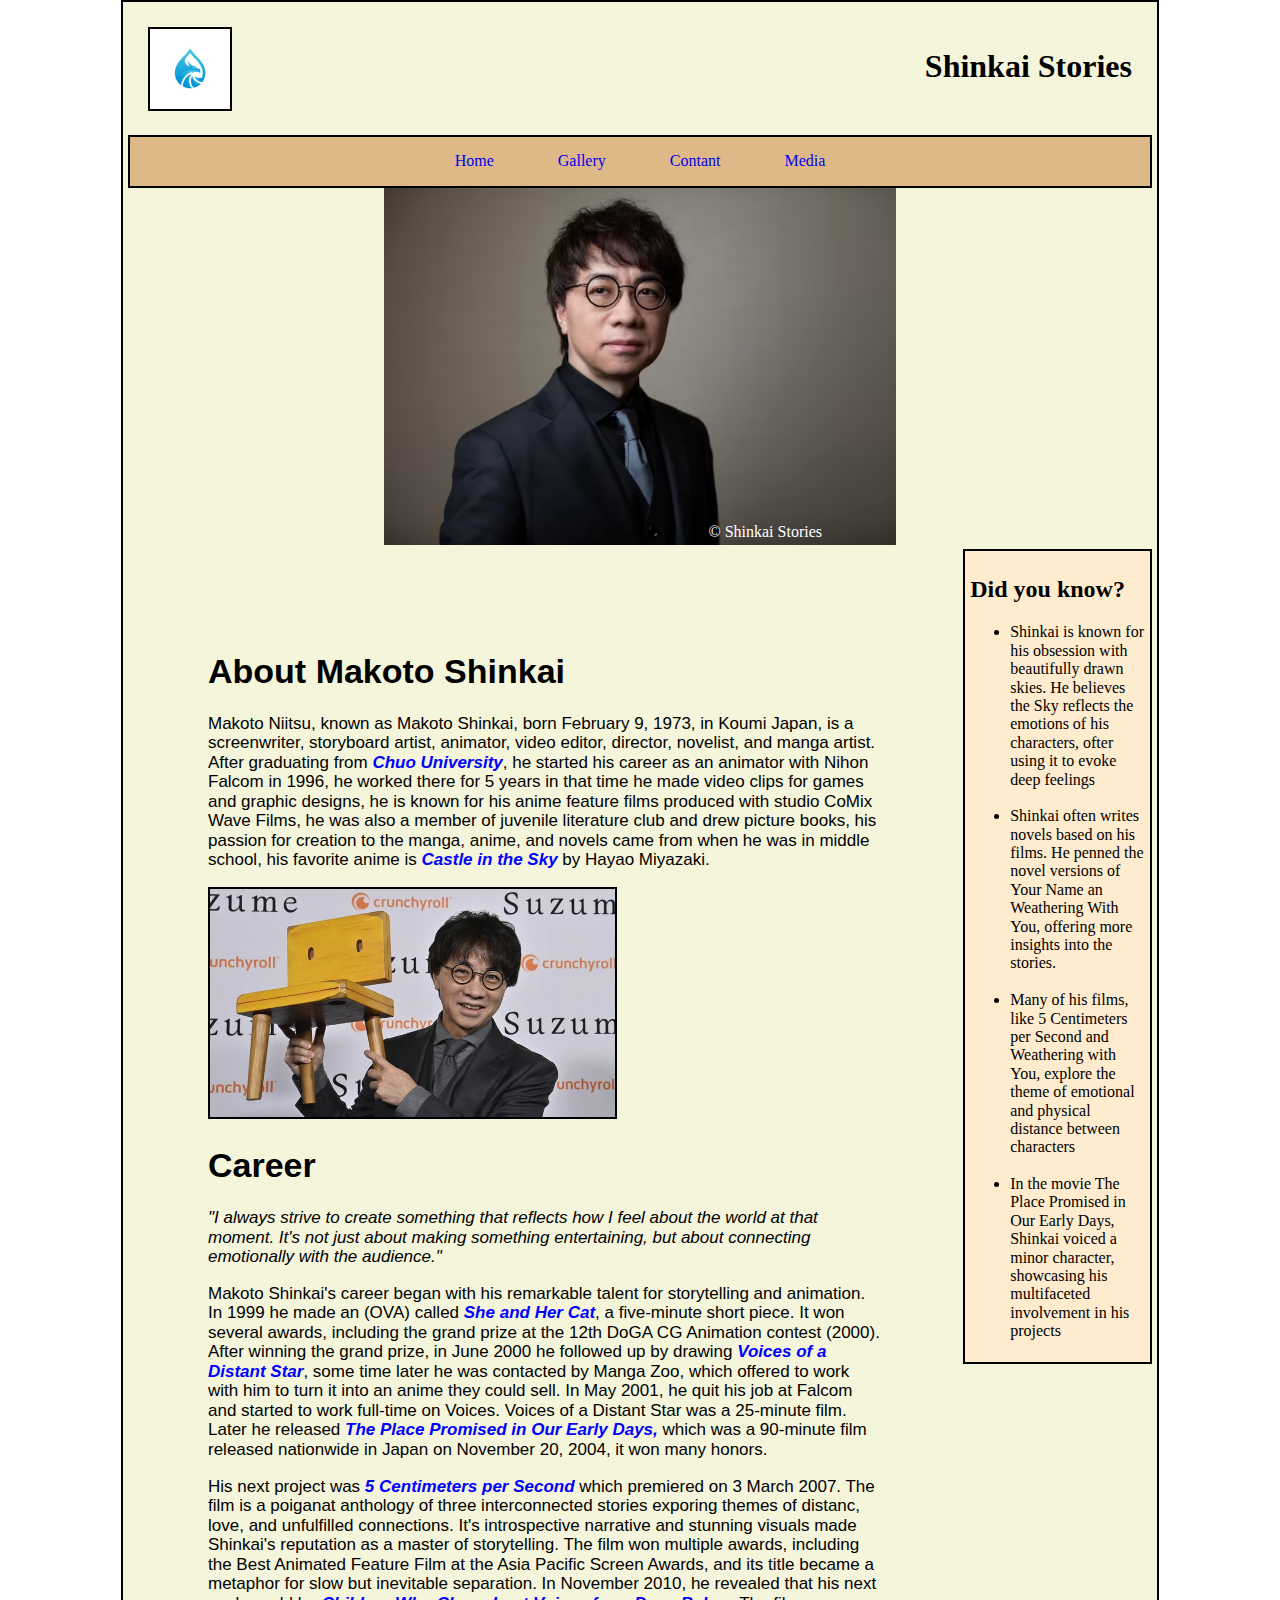
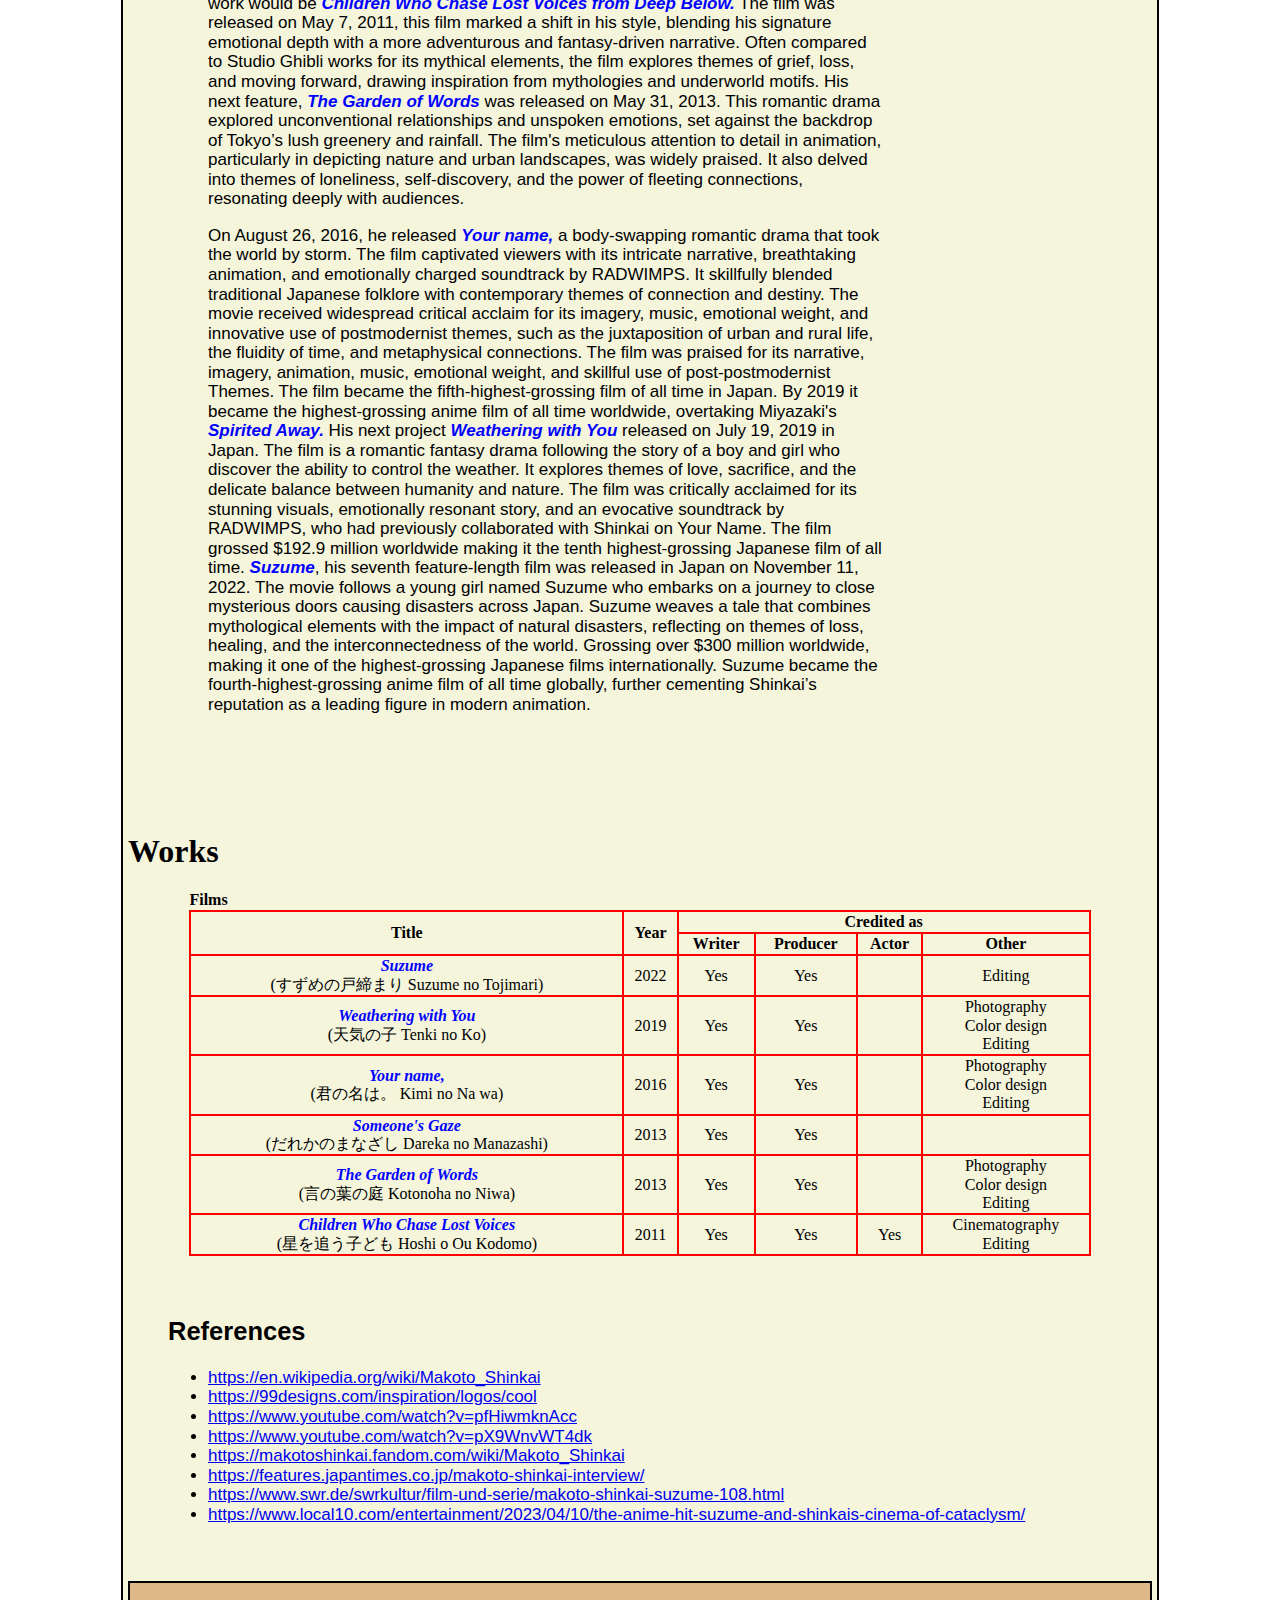
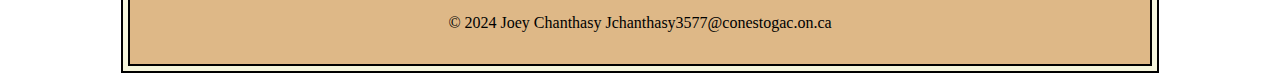
<file: index.html>
<!DOCTYPE html>
<html lang="en">

<head>
    <meta charset="UTF-8">
    <meta name="viewport" content="width=device-width, initial-scale=1.0">
    <title>Shinkai Stories</title>
    <link rel="stylesheet" href="CSS/main.css">
    <link rel="stylesheet" href="CSS/normalize.css">
</head>

<body>

    <section class="content">

        <header>
            <h1 style="float: right;">Shinkai Stories</h1>
            <img src="images/attachment_139992710.jfif" alt="Cool Logo"
                style="width: 80px; height: 80px; border: 2px solid black;">
        </header>

        <nav>
            <ul>

                <li>
                    <a href="index.html">Home</a>
                    <ul>
                        <li><a href="">Shinkai Works</li></a>
                        <li><a href="">Movies</li></a>
                        <li><a href="">Themes</li></a>
                        <li><a href="">Collaborations</li></a>
                    </ul>

                </li>
                <li>
                    <a href="gallery.html">Gallery</a>
                    <ul>
                        <li><a href="">Character Art</li></a>
                        <li><a href="">Movie Stills</li></a>
                        <li><a href="">Behind the Scenes</li></a>
                    </ul>

                </li>
                <li>
                    <a href="contact.html">Contant</a>
                    <ul>
                        <li><a href="">Feedback</li></a>
                        <li><a href="">Social Media</li></a>
                        <li><a href="">Collaborations</li></a>
                    </ul>

                </li>
                <li>
                    <a href="media.html">Media</a>
                    <ul>
                        <li><a href="">Soundtracks</li></a>
                        <li><a href="">Trailers</li></a>
                        <li><a href="">Interviews</li></a>
                    </ul>

                </li>
            </ul>
        </nav>



        <section class="container">
            <img src="images/Makoto shinkai.avif" alt="Makoto Shinkao" style="width: 50%;">
            <section class="bottom-right"> &copy; Shinkai Stories</section>
        </section>


        <section class="grid">

            <main class="space">

                <section class="space">



                    <h1>About Makoto Shinkai</h1>
                    <!--Joey Chanthasy Jchanthasy3577@conestogac.on.ca-->

                    <p>
                        Makoto Niitsu, known as Makoto Shinkai, born February 9, 1973, in Koumi Japan, is a
                        screenwriter, storyboard artist, animator, video editor, director, novelist, and manga artist.
                        After graduating from <a href="https://www.chuo-u.ac.jp/english/" class="text">Chuo
                            University</a>, he started his career as an animator with Nihon Falcom in 1996, he worked
                        there for 5 years
                        in that time he made video clips for games and graphic designs, he is known for his anime
                        feature films produced with studio CoMix Wave Films, he was also a member of juvenile literature
                        club
                        and drew picture books, his passion for creation to the manga, anime, and novels came from when
                        he was in middle school, his favorite anime is <a href="https://www.imdb.com/title/tt0092067/"
                            class="text">Castle in the Sky</a> by Hayao Miyazaki.
                    </p>

                    <img src="images/1713277198041,makoto-shinkai-suzume-100~_v-16x9@2dM_-ad6791ade5eb8b5c935dd377130b903c4b5781d8.jpg"
                        alt="Makoto Shinkao">

                    <h1>Career</h1>

                    <p style="font-style: italic;">"I always strive to create something that reflects how I feel about
                        the world at that moment. It's not just about making something entertaining, but about
                        connecting emotionally with the audience."</p>

                    <p>
                        Makoto Shinkai's career began with his remarkable talent for storytelling and animation. In 1999
                        he made an (OVA) called <a href="https://www.imdb.com/title/tt0373960/" class="text">She and Her
                            Cat</a>, a five-minute short piece. It won several awards, including the grand prize at the
                        12th DoGA CG Animation contest (2000).
                        After winning the grand prize, in June 2000 he followed up by drawing <a
                            href="https://www.imdb.com/title/tt0370754/" class="text">Voices of a Distant Star</a>, some
                        time later he was contacted by Manga Zoo, which offered to work with him to
                        turn it into an anime they could sell. In May 2001, he quit his job at Falcom and started to
                        work full-time on Voices. Voices of a Distant Star was a 25-minute film. Later he released
                        <a href="https://www.imdb.com/title/tt0381348/" class="text">The Place Promised in Our Early
                            Days,</a> which was a 90-minute film released nationwide in Japan on November 20, 2004, it
                        won many honors.
                    </p>



                    <p>
                        His next project was <a href="https://www.imdb.com/title/tt0983213/" class="text">5 Centimeters
                            per Second</a> which premiered on 3 March 2007. The film is a poiganat anthology of three
                        interconnected stories exporing themes of distanc, love, and unfulfilled connections. It's
                        introspective narrative and stunning
                        visuals made Shinkai's reputation as a master of storytelling. The film won multiple awards,
                        including the Best Animated Feature Film at the Asia Pacific Screen Awards, and its title became
                        a metaphor for slow but inevitable separation.
                        In November 2010, he revealed that his next work would be <a
                            href="https://www.imdb.com/title/tt1839494/" class="text">Children Who Chase Lost Voices
                            from Deep Below.</a> The film was released on May 7, 2011, this film marked a shift in his
                        style, blending his signature
                        emotional depth with a more adventurous and fantasy-driven narrative. Often compared to Studio
                        Ghibli works for its mythical elements, the film explores themes of grief, loss, and moving
                        forward, drawing inspiration from mythologies and underworld motifs.
                        His next feature, <a href="https://www.imdb.com/title/tt2591814/" class="text">The Garden of
                            Words</a> was released on May 31, 2013. This romantic drama explored unconventional
                        relationships and unspoken emotions, set against the backdrop of Tokyo’s
                        lush greenery and rainfall. The film's meticulous attention to detail in animation, particularly
                        in depicting nature and urban landscapes, was widely praised. It also delved into themes of
                        loneliness, self-discovery, and the power of fleeting connections, resonating deeply with
                        audiences.
                    </p>


                    <p>
                        On August 26, 2016, he released <a href="https://www.imdb.com/title/tt5311514/"
                            class="text">Your name,</a> a body-swapping romantic drama that took the world by storm. The
                        film captivated viewers with its intricate narrative, breathtaking animation, and emotionally
                        charged soundtrack by RADWIMPS.
                        It skillfully blended traditional Japanese folklore with contemporary themes of connection and
                        destiny. The movie received widespread critical acclaim for its imagery, music, emotional
                        weight, and innovative use of postmodernist themes, such as the juxtaposition of urban and rural
                        life, the fluidity of time,
                        and metaphysical connections. The film was praised for its narrative, imagery, animation, music,
                        emotional weight, and skillful use of post-postmodernist Themes. The film became the
                        fifth-highest-grossing film of all time in Japan. By 2019 it became the highest-grossing anime
                        film
                        of all time worldwide, overtaking Miyazaki's <a href="https://www.imdb.com/title/tt0245429/"
                            class="text">Spirited Away.</a> His next project <a
                            href="https://www.imdb.com/title/tt9426210/" class="text">Weathering with You</a> released
                        on July 19, 2019 in Japan.
                        The film is a romantic fantasy drama following the story of a boy and girl who discover the
                        ability to control the weather. It explores themes of love, sacrifice, and the delicate balance
                        between humanity and nature. The film was critically acclaimed for its stunning visuals,
                        emotionally resonant story,
                        and an evocative soundtrack by RADWIMPS, who had previously collaborated with Shinkai on Your
                        Name. The film grossed $192.9 million worldwide making it the tenth highest-grossing Japanese
                        film of all time. <a href="https://www.imdb.com/title/tt16428256/" class="text">Suzume</a>, his
                        seventh feature-length film was released in Japan on November 11, 2022.
                        The movie follows a young girl named Suzume who embarks on a journey to close mysterious doors
                        causing disasters across Japan. Suzume weaves a tale that combines mythological elements with
                        the impact of natural disasters, reflecting on themes of loss, healing, and the
                        interconnectedness of the world.
                        Grossing over $300 million worldwide, making it one of the highest-grossing Japanese films
                        internationally. Suzume became the fourth-highest-grossing anime film of all time globally,
                        further cementing Shinkai’s reputation as a leading figure in modern animation.
                    </p>

                </section>


            </main>

            <aside>
                <section class="list">

                    <h2>Did you know?</h2>
                    <ul>
                        <li>Shinkai is known for his obsession with beautifully drawn skies. He believes the Sky
                            reflects the emotions of his characters, ofter using it to evoke deep feelings </li>
                        <br>
                        <li>Shinkai often writes novels based on his films. He penned the novel versions of Your
                            Name an Weathering With You, offering more insights into the stories.</li>
                        <br>
                        <li>Many of his films, like 5 Centimeters per Second and Weathering with You,
                            explore the theme of emotional and physical distance between characters</li>
                        <br>
                        <li>In the movie The Place Promised in Our Early Days, Shinkai voiced a minor character,
                            showcasing his multifaceted involvement in his projects </li>
                    </ul>

                </section>
            </aside>

        </section>

        <table>
            <h1>Works</h1>

            <caption>Films</caption>

            <thead>

                <tr>

                    <th rowspan="2">Title</th>
                    <th rowspan="2">Year</th>
                    <th colspan="4">Credited as</th>

                </tr>

                <tr>

                    <th>Writer</th>
                    <th>Producer</th>
                    <th>Actor</th>
                    <th>Other</th>


                </tr>

                <tr>

                    <td><a href="https://www.imdb.com/title/tt16428256/" class="text">Suzume</a><br>(すずめの戸締まり Suzume no
                        Tojimari)</td>
                    <td>2022</td>
                    <td>Yes</td>
                    <td>Yes</td>
                    <td></td>
                    <td>Editing</td>

                </tr>

                <tr>

                    <td><a href="https://www.imdb.com/title/tt9426210/" class="text">Weathering with You</a><br>(天気の子
                        Tenki no Ko)</td>
                    <td>2019</td>
                    <td>Yes</td>
                    <td>Yes</td>
                    <td></td>
                    <td>Photography <br>Color design <br>Editing</td>


                </tr>

                <tr>

                    <td><a href="https://www.imdb.com/title/tt5311514/" class="text">Your name,</a><br>(君の名は。 Kimi no Na
                        wa)</td>
                    <td>2016</td>
                    <td>Yes</td>
                    <td>Yes</td>
                    <td></td>
                    <td>Photography <br>Color design <br>Editing</td>


                </tr>

                <tr>

                    <td><a href="https://www.imdb.com/title/tt3300814/" class="text">Someone's Gaze</a><br>(だれかのまなざし Dareka no Manazashi)</td>
                    <td>2013</td>
                    <td>Yes</td>
                    <td>Yes</td>
                    <td></td>
                    <td></td>

                </tr>

                <tr>

                    <td><a href="https://www.imdb.com/title/tt2591814/" class="text">The Garden of Words</a><br>(言の葉の庭 Kotonoha no Niwa)</td>
                    <td>2013</td>
                    <td>Yes</td>
                    <td>Yes</td>
                    <td></td>
                    <td>Photography <br>Color design <br>Editing</td>

                </tr>

                <tr>

                    <td><a href="https://www.imdb.com/title/tt1839494/" class="text">Children Who Chase Lost Voices</a><br>(星を追う子ども Hoshi o Ou Kodomo)</td>
                    <td>2011</td>
                    <td>Yes</td>
                    <td>Yes</td>
                    <td>Yes</td>
                    <td>Cinematography <br>Editing</td>


                </tr>

            </thead>


        </table>






        <main>

            <section class="space">

                <h2>References</h2>

                <ul>
                    <li><a href="https://en.wikipedia.org/wiki/Makoto_Shinkai">https://en.wikipedia.org/wiki/Makoto_Shinkai</a></li>
                    <li><a href="https://99designs.com/inspiration/logos/cool">https://99designs.com/inspiration/logos/cool</a></li>
                    <li><a href="https://www.youtube.com/watch?v=pfHiwmknAcc">https://www.youtube.com/watch?v=pfHiwmknAcc</a></li>
                    <li><a href="https://www.youtube.com/watch?v=pX9WnvWT4dk">https://www.youtube.com/watch?v=pX9WnvWT4dk</a></li>
                    <li><a href="https://makotoshinkai.fandom.com/wiki/Makoto_Shinkai">https://makotoshinkai.fandom.com/wiki/Makoto_Shinkai</a></li>
                    <li><a href="https://features.japantimes.co.jp/makoto-shinkai-interview/">https://features.japantimes.co.jp/makoto-shinkai-interview/</a></li>
                    <li><a href="https://www.swr.de/swrkultur/film-und-serie/makoto-shinkai-suzume-108.html">https://www.swr.de/swrkultur/film-und-serie/makoto-shinkai-suzume-108.html</a></li>
                    <li><a href="https://www.local10.com/entertainment/2023/04/10/the-anime-hit-suzume-and-shinkais-cinema-of-cataclysm/">https://www.local10.com/entertainment/2023/04/10/the-anime-hit-suzume-and-shinkais-cinema-of-cataclysm/</a></li>
                    
                </ul>

            </section>




        </main>


        <footer>
            <p>
                &copy; 2024 Joey Chanthasy Jchanthasy3577@conestogac.on.ca
            </p>
        </footer>

    </section>


</body>

</html>
</file>
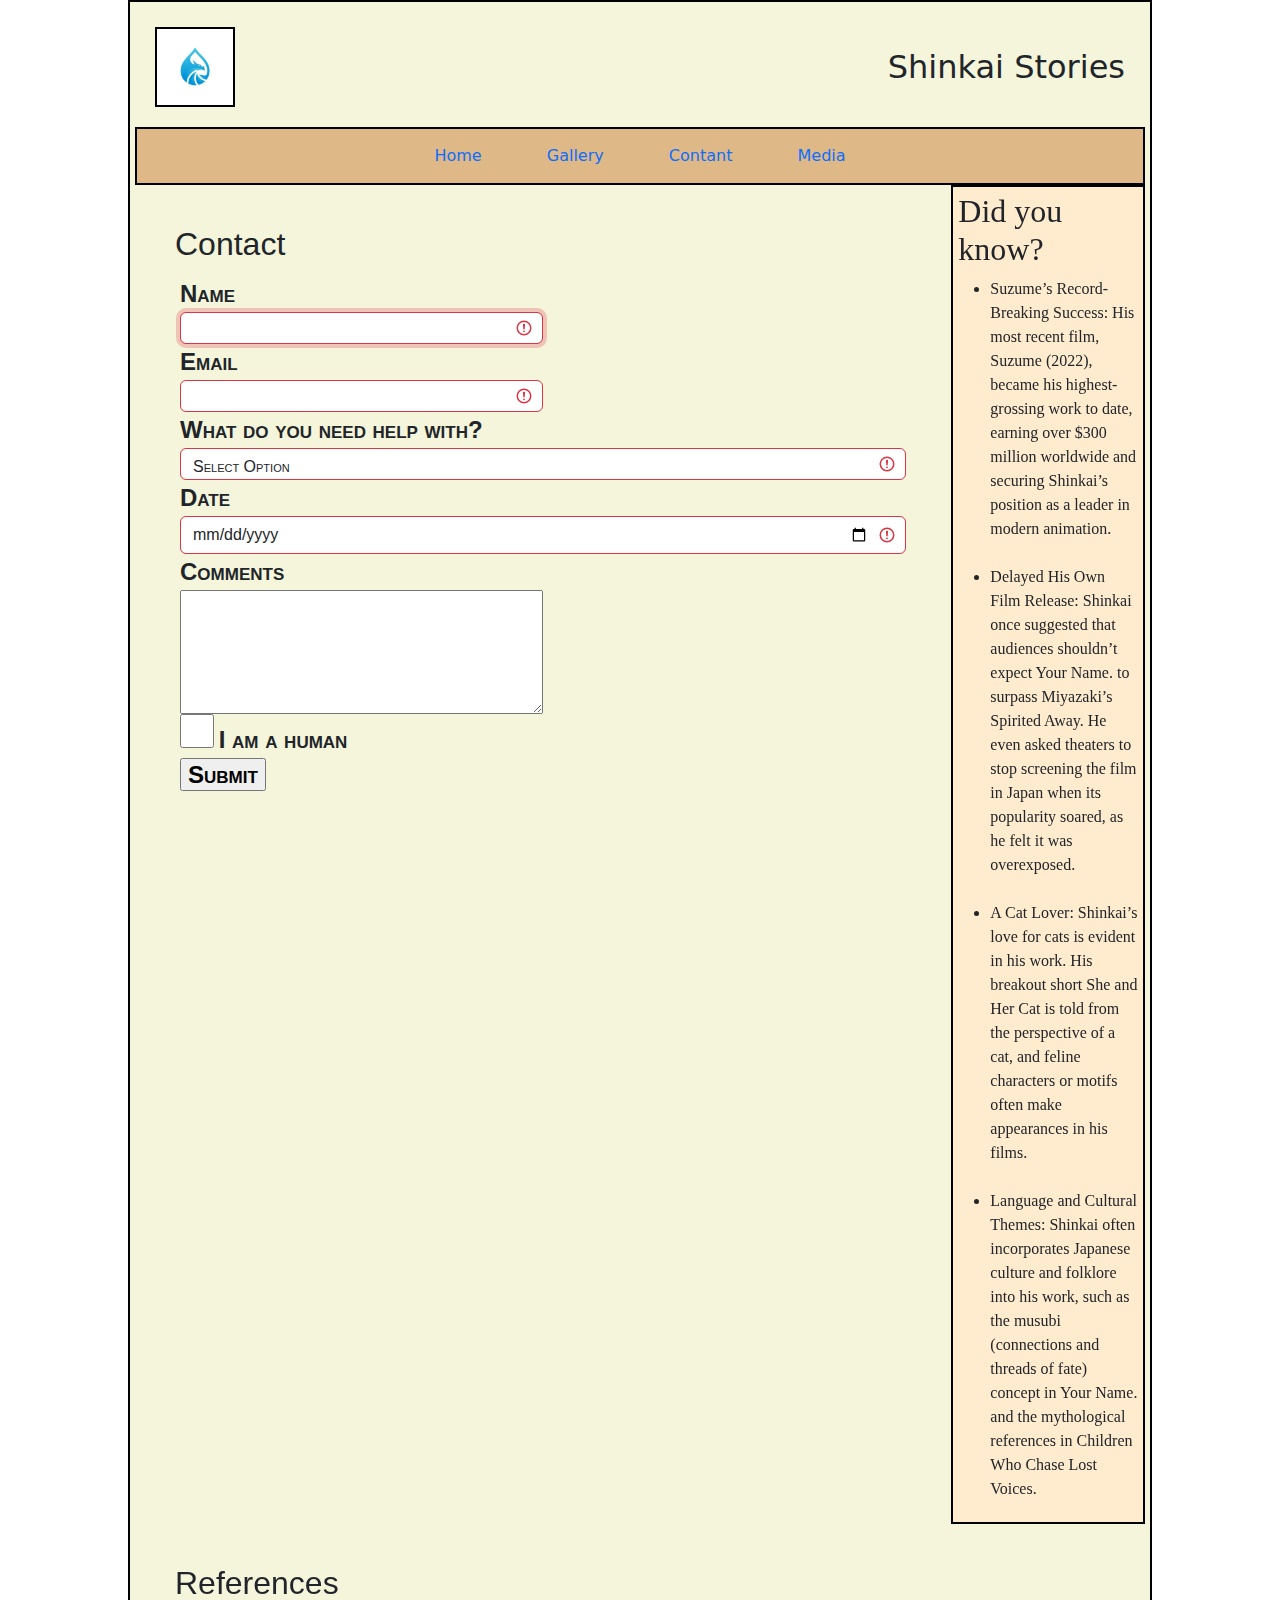
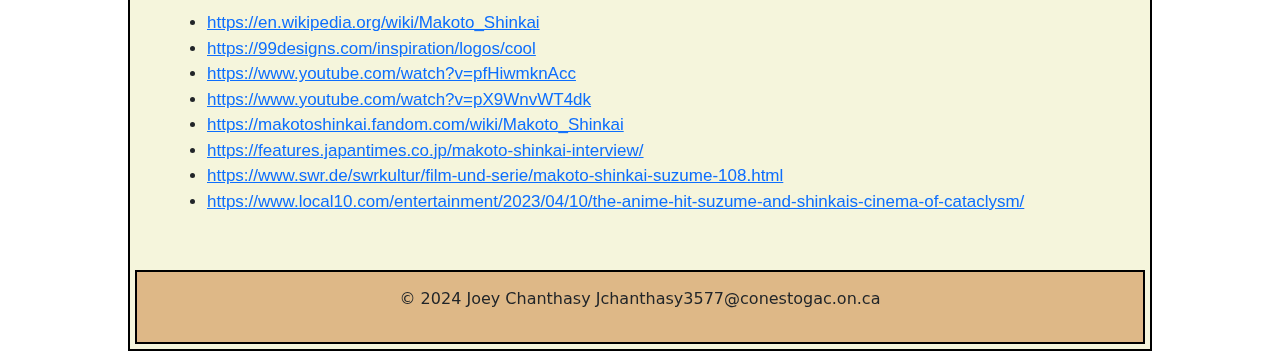
<file: contact.html>
<!DOCTYPE html>
<html lang="en">

<head>
    <meta charset="UTF-8">
    <meta name="viewport" content="width=device-width, initial-scale=1.0">
    <title>Shinkai Stories</title>
    <link href="https://cdn.jsdelivr.net/npm/bootstrap@5.3.3/dist/css/bootstrap.min.css" rel="stylesheet"
        integrity="sha384-QWTKZyjpPEjISv5WaRU9OFeRpok6YctnYmDr5pNlyT2bRjXh0JMhjY6hW+ALEwIH" crossorigin="anonymous">
    <link rel="stylesheet" href="CSS/main.css">
    <link rel="stylesheet" href="CSS/normalize.css">
</head>

<body>

    <section class="content">

        <header>
            <h1 style="float: right;">Shinkai Stories</h1>
            <img src="images/attachment_139992710.jfif" alt="Cool Logo"
                style="width: 80px; height: 80px; border: 2px solid black;">
        </header>

        <nav>
            <ul>

                <li>
                    <a href="index.html">Home</a>
                    <ul>
                        <li><a href="">Shinkai Works</li></a>
                        <li><a href="">Movies</li></a>
                        <li><a href="">Themes</li></a>
                        <li><a href="">Collaborations</li></a>
                    </ul>

                </li>
                <li>
                    <a href="gallery.html">Gallery</a>
                    <ul>
                        <li><a href="">Character Art</li></a>
                        <li><a href="">Movie Stills</li></a>
                        <li><a href="">Behind the Scenes</li></a>
                    </ul>

                </li>
                <li>
                    <a href="contact.html">Contant</a>
                    <ul>
                        <li><a href="">Feedback</li></a>
                        <li><a href="">Social Media</li></a>
                        <li><a href="">Collaborations</li></a>
                    </ul>

                </li>
                <li>
                    <a href="media.html">Media</a>
                    <ul>
                        <li><a href="">Soundtracks</li></a>
                        <li><a href="">Trailers</li></a>
                        <li><a href="">Interviews</li></a>
                    </ul>

                </li>
            </ul>
        </nav>

        <section class="grid">

            <main class="space">

                <section class="space2">

                    <main class="structural">
                        <h2>Contact</h2>

                        <form action="" method="post" class="was-validated">

                            <div>
                                <label for="name">Name</label>
                                <input type="text" name="name" id="name" required autofocus class="form-control">
                            </div>

                            <div>
                                <label for="email">Email</label>
                                <input type="email" name="email" id="email" required class="form-control">
                            </div>

                            <div>

                                <label for="help">What do you need help with?</label>
                                <select name="help" id="help" required class="form-control">

                                    <option value="">Select Option</option>
                                    <option value="Webpage">Webpage</option>
                                    <option value="Copyright">Copyright</option>
                                    <option value="Account">Account</option>
                                    <option value="Other">Other</option>

                                </select>
                            </div>

                            <div>

                                <label for="date">Date</label>
                                <input type="date" name="date" id="date" required class="form-control">

                            </div>

                            <div>

                                <label for="comments">Comments</label>
                                <textarea name="comments" id="comments" rows="6"></textarea class="form-control" required>
        
                        </div>
        
                        <div>
        
                            <input type="checkbox" name="human" id="human" value="true" required>
                            <label for="human">I am a human</label>
                            
                        </div>
        
                        <div>
                            <input type="submit" value="Submit">
                        </div>
        
                    </form>
                    
        
        
                 </main>
        
            </section>
           
            
        </main>

        <aside>
            <section class="list">

                <h2>Did you know?</h2>
            <ul>
                <li>Suzume’s Record-Breaking Success: His most recent film, Suzume (2022), became his 
                    highest-grossing work to date, earning over $300 million worldwide and securing Shinkai’s position as a leader in modern animation. </li>
                    <br>
                <li>Delayed His Own Film Release: Shinkai once suggested that audiences shouldn’t expect Your Name. to surpass Miyazaki’s Spirited Away.
                     He even asked theaters to stop screening the film in Japan when its popularity soared, as he felt it was overexposed.</li>
                    <br>
                <li>A Cat Lover: Shinkai’s love for cats is evident in his work. His breakout short She and Her Cat is told from the perspective 
                    of a cat, and feline characters or motifs often make appearances in his films.</li>
                    <br>
                <li>Language and Cultural Themes: Shinkai often incorporates Japanese culture and folklore into his work, such as the musubi (connections and threads of fate) 
                    concept in Your Name. and the mythological references in Children Who Chase Lost Voices. </li>
            </ul>

            </section>
        </aside>

    </section>

        


        

        <main>
            
            <section class="space">

                <h2>References</h2>

                <ul>
                    <li><a href="https://en.wikipedia.org/wiki/Makoto_Shinkai">https://en.wikipedia.org/wiki/Makoto_Shinkai</a></li>
                    <li><a href="https://99designs.com/inspiration/logos/cool">https://99designs.com/inspiration/logos/cool</a></li>
                    <li><a href="https://www.youtube.com/watch?v=pfHiwmknAcc">https://www.youtube.com/watch?v=pfHiwmknAcc</a></li>
                    <li><a href="https://www.youtube.com/watch?v=pX9WnvWT4dk">https://www.youtube.com/watch?v=pX9WnvWT4dk</a></li>
                    <li><a href="https://makotoshinkai.fandom.com/wiki/Makoto_Shinkai">https://makotoshinkai.fandom.com/wiki/Makoto_Shinkai</a></li>
                    <li><a href="https://features.japantimes.co.jp/makoto-shinkai-interview/">https://features.japantimes.co.jp/makoto-shinkai-interview/</a></li>
                    <li><a href="https://www.swr.de/swrkultur/film-und-serie/makoto-shinkai-suzume-108.html">https://www.swr.de/swrkultur/film-und-serie/makoto-shinkai-suzume-108.html</a></li>
                    <li><a href="https://www.local10.com/entertainment/2023/04/10/the-anime-hit-suzume-and-shinkais-cinema-of-cataclysm/">https://www.local10.com/entertainment/2023/04/10/the-anime-hit-suzume-and-shinkais-cinema-of-cataclysm/</a></li>
                    
                </ul>

            </section>
              

            
           
        </main>
        
    
        <footer>
            <p>
                &copy; 2024 Joey Chanthasy Jchanthasy3577@conestogac.on.ca
            </p>
        </footer>

    </section>
    
    <script src="https://cdn.jsdelivr.net/npm/bootstrap@5.3.3/dist/js/bootstrap.bundle.min.js" integrity="sha384-YvpcrYf0tY3lHB60NNkmXc5s9fDVZLESaAA55NDzOxhy9GkcIdslK1eN7N6jIeHz" crossorigin="anonymous"></script>    
</body>
</html>
</file>
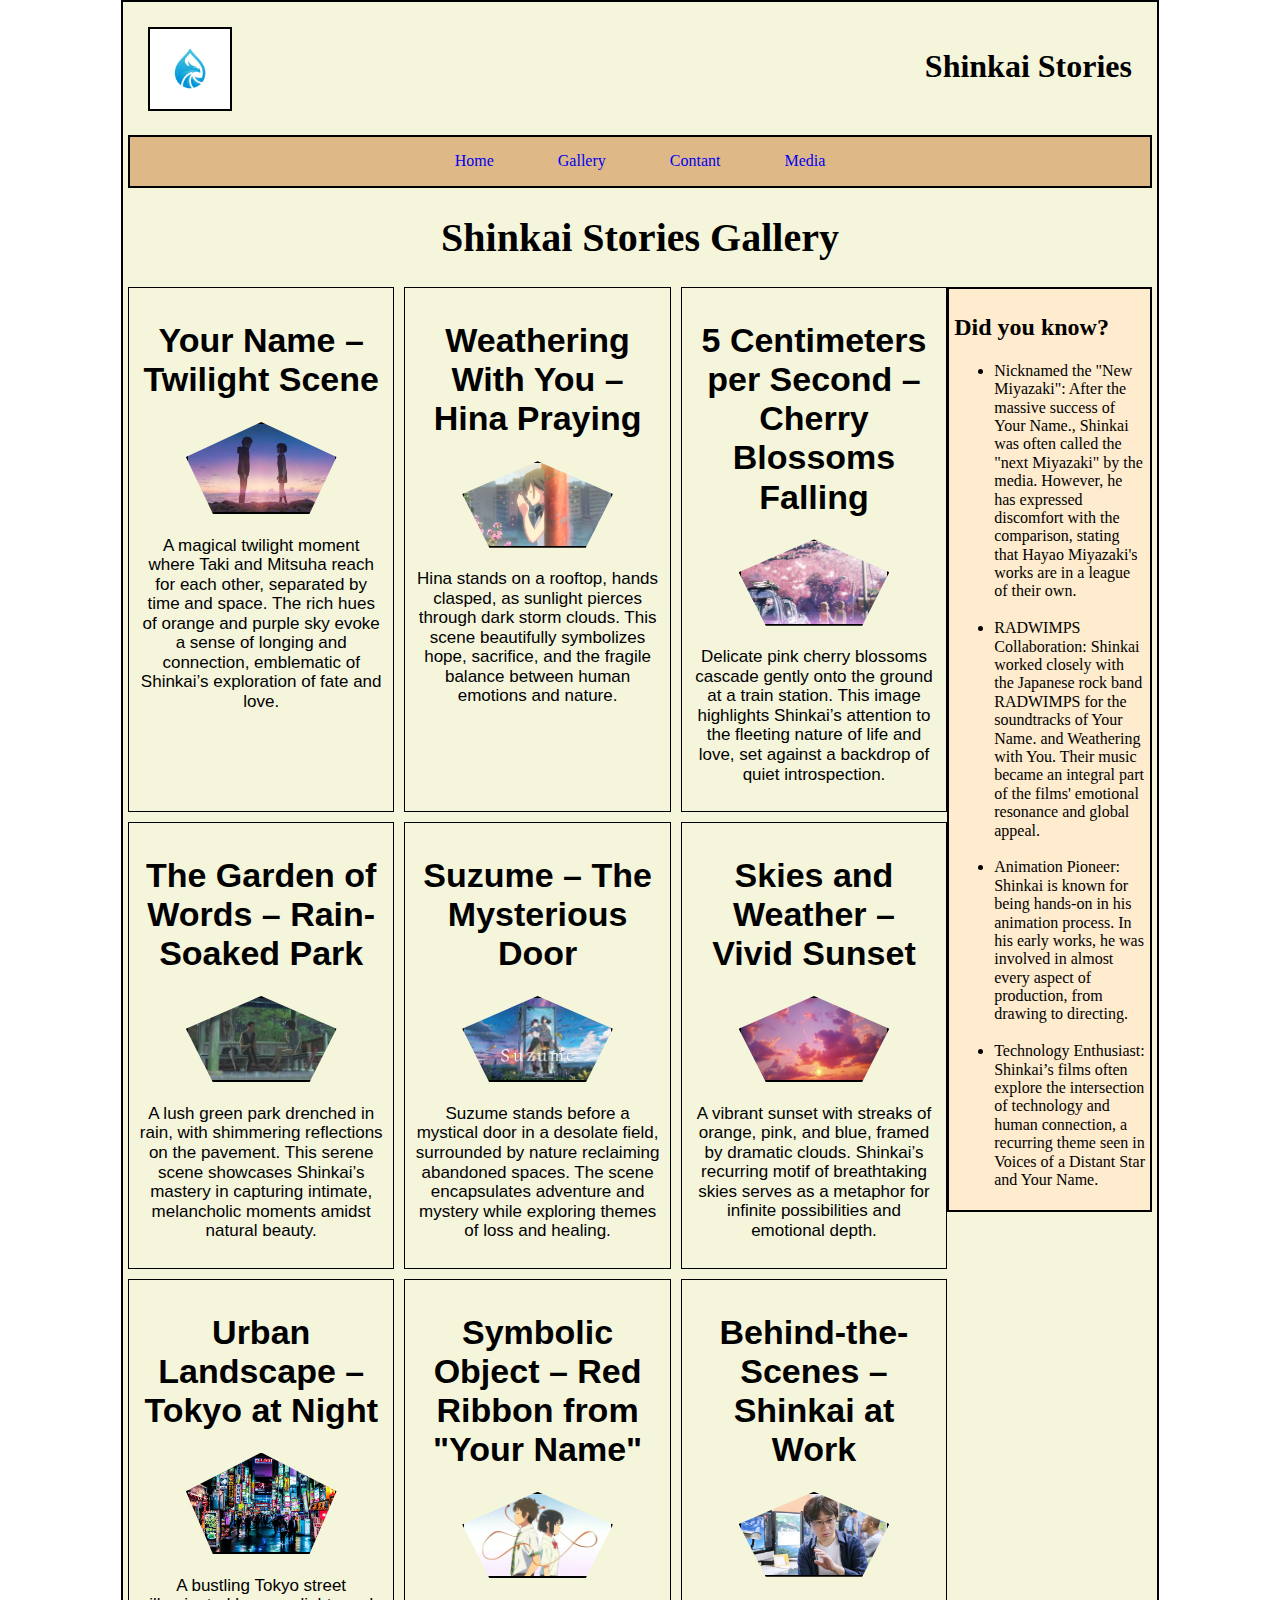
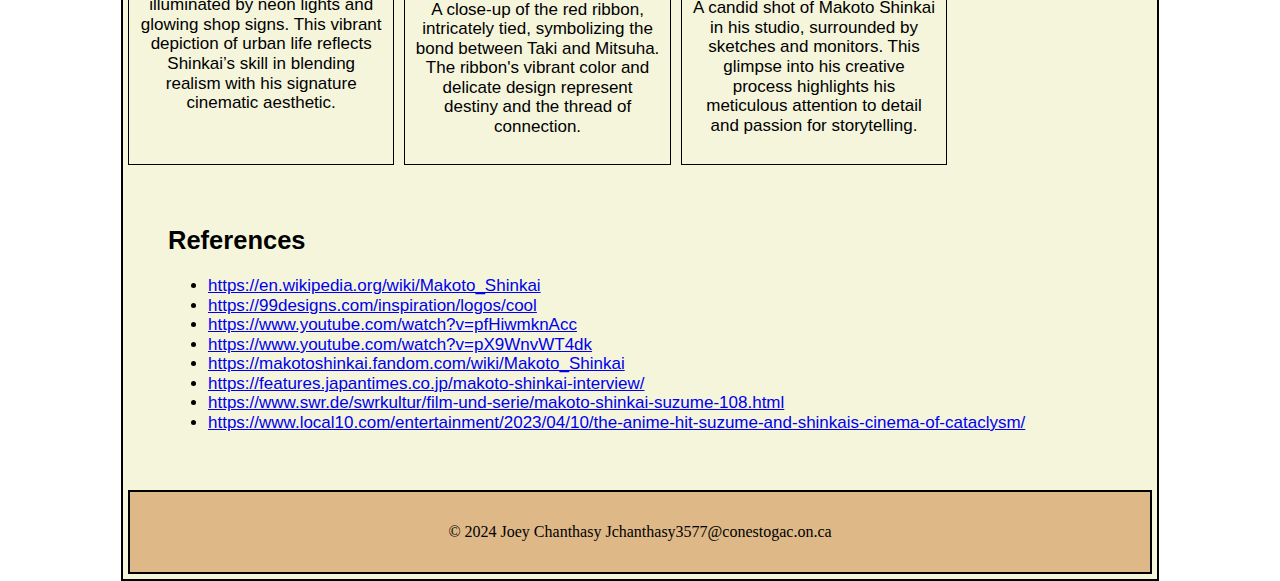
<file: gallery.html>
<!DOCTYPE html>
<html lang="en">

<head>
    <meta charset="UTF-8">
    <meta name="viewport" content="width=device-width, initial-scale=1.0">
    <title>Shinkai Stories</title>
    <link rel="stylesheet" href="CSS/main.css">
    <link rel="stylesheet" href="CSS/normalize.css">
</head>

<body>

    <section class="content">

        <header>
            <h1 style="float: right;">Shinkai Stories</h1>
            <img src="images/attachment_139992710.jfif" alt="Cool Logo"
                style="width: 80px; height: 80px; border: 2px solid black;">
        </header>


        <nav>
            <ul>

                <li>
                    <a href="index.html">Home</a>
                    <ul>
                        <li><a href="">Shinkai Works</li></a>
                        <li><a href="">Movies</li></a>
                        <li><a href="">Themes</li></a>
                        <li><a href="">Collaborations</li></a>
                    </ul>

                </li>
                <li>
                    <a href="gallery.html">Gallery</a>
                    <ul>
                        <li><a href="">Character Art</li></a>
                        <li><a href="">Movie Stills</li></a>
                        <li><a href="">Behind the Scenes</li></a>
                    </ul>

                </li>
                <li>
                    <a href="contact.html">Contant</a>
                    <ul>
                        <li><a href="">Feedback</li></a>
                        <li><a href="">Social Media</li></a>
                        <li><a href="">Collaborations</li></a>
                    </ul>

                </li>
                <li>
                    <a href="media.html">Media</a>
                    <ul>
                        <li><a href="">Soundtracks</li></a>
                        <li><a href="">Trailers</li></a>
                        <li><a href="">Interviews</li></a>
                    </ul>

                </li>
            </ul>
        </nav>

        <div class="grid-title">
            <h1>Shinkai Stories Gallery</h1>
        </div>

        <section class="grid2">

            <main class="grid3">


                <div class="text2">

                    <h1>Your Name – Twilight Scene</h1>
                    <img src="images/your-name-1000x600.jpg" alt="Your-name">
                    <p>A magical twilight moment where Taki and Mitsuha reach for each other, separated by time and
                        space. The rich hues of orange and purple sky evoke a sense of longing and connection,
                        emblematic of Shinkai’s exploration of fate and love.</p>


                </div>

                <div class="text2">

                    <h1>Weathering With You – Hina Praying</h1>
                    <img src="images/Weathering with you.png" alt="Weathering-with-you">
                    <p>Hina stands on a rooftop, hands clasped, as sunlight pierces through dark storm clouds. This
                        scene beautifully symbolizes hope, sacrifice, and the fragile balance between human emotions and
                        nature.</p>

                </div>

                <div class="text2">

                    <h1>5 Centimeters per Second – Cherry Blossoms Falling</h1>
                    <img src="images/5 sec.jpg" alt="5-Centimeters-per-Second">
                    <p>Delicate pink cherry blossoms cascade gently onto the ground at a train station. This image
                        highlights Shinkai’s attention to the fleeting nature of life and love, set against a backdrop
                        of quiet introspection.</p>

                </div>

                <div class="text2">

                    <h1>The Garden of Words – Rain-Soaked Park</h1>
                    <img src="images/the garden.jpg" alt="The-Garden-of-Words">
                    <p>A lush green park drenched in rain, with shimmering reflections on the pavement. This serene
                        scene showcases Shinkai’s mastery in capturing intimate, melancholic moments amidst natural
                        beauty.</p>

                </div>

                <div class="text2">

                    <h1>Suzume – The Mysterious Door</h1>
                    <img src="images/suzume.jpg" alt="Suzume">
                    <p>Suzume stands before a mystical door in a desolate field, surrounded by nature reclaiming
                        abandoned spaces. The scene encapsulates adventure and mystery while exploring themes of loss
                        and healing.</p>

                </div>

                <div class="text2">

                    <h1>Skies and Weather – Vivid Sunset</h1>
                    <img src="images/sky.jpg" alt="sky">
                    <p>A vibrant sunset with streaks of orange, pink, and blue, framed by dramatic clouds. Shinkai’s
                        recurring motif of breathtaking skies serves as a metaphor for infinite possibilities and
                        emotional depth.</p>

                </div>

                <div class="text2">

                    <h1>Urban Landscape – Tokyo at Night</h1>
                    <img src="images/tokyo.jpg" alt="Tokyo">
                    <p>A bustling Tokyo street illuminated by neon lights and glowing shop signs. This vibrant depiction
                        of urban life reflects Shinkai’s skill in blending realism with his signature cinematic
                        aesthetic.</p>

                </div>

                <div class="text2">

                    <h1>Symbolic Object – Red Ribbon from "Your Name"</h1>
                    <img src="images/your name ribbion.png" alt="Your-Name">
                    <p>A close-up of the red ribbon, intricately tied, symbolizing the bond between Taki and Mitsuha.
                        The ribbon's vibrant color and delicate design represent destiny and the thread of connection.
                    </p>

                </div>

                <div class="text2">

                    <h1>Behind-the-Scenes – Shinkai at Work</h1>
                    <img src="images/Shinkai at work.jpg" alt="Shinkai">
                    <p>A candid shot of Makoto Shinkai in his studio, surrounded by sketches and monitors. This glimpse
                        into his creative process highlights his meticulous attention to detail and passion for
                        storytelling.</p>

                </div>

            </main>

            <aside>
                <section class="list">

                    <h2>Did you know?</h2>
                    <ul>
                        <li>Nicknamed the "New Miyazaki": After the massive success of Your Name., Shinkai was often
                            called
                            the "next Miyazaki" by the media. However, he has expressed discomfort with the comparison,
                            stating
                            that Hayao Miyazaki's works are in a league of their own. </li>
                        <br>
                        <li>RADWIMPS Collaboration: Shinkai worked closely with the Japanese rock band RADWIMPS for the
                            soundtracks
                            of Your Name. and Weathering with You. Their music became an integral part of the films'
                            emotional resonance and global appeal.</li>
                        <br>
                        <li>Animation Pioneer: Shinkai is known for being hands-on in his animation process. In his
                            early works, he was involved
                            in almost every aspect of production, from drawing to directing.</li>
                        <br>
                        <li>Technology Enthusiast: Shinkai’s films often explore the intersection of technology and
                            human connection, a
                            recurring theme seen in Voices of a Distant Star and Your Name. </li>
                    </ul>

                </section>
            </aside>

        </section>

        <main>

            <section class="space">

                <h2>References</h2>

                <ul>
                    <li><a href="https://en.wikipedia.org/wiki/Makoto_Shinkai">https://en.wikipedia.org/wiki/Makoto_Shinkai</a></li>
                    <li><a href="https://99designs.com/inspiration/logos/cool">https://99designs.com/inspiration/logos/cool</a></li>
                    <li><a href="https://www.youtube.com/watch?v=pfHiwmknAcc">https://www.youtube.com/watch?v=pfHiwmknAcc</a></li>
                    <li><a href="https://www.youtube.com/watch?v=pX9WnvWT4dk">https://www.youtube.com/watch?v=pX9WnvWT4dk</a></li>
                    <li><a href="https://makotoshinkai.fandom.com/wiki/Makoto_Shinkai">https://makotoshinkai.fandom.com/wiki/Makoto_Shinkai</a></li>
                    <li><a href="https://features.japantimes.co.jp/makoto-shinkai-interview/">https://features.japantimes.co.jp/makoto-shinkai-interview/</a></li>
                    <li><a href="https://www.swr.de/swrkultur/film-und-serie/makoto-shinkai-suzume-108.html">https://www.swr.de/swrkultur/film-und-serie/makoto-shinkai-suzume-108.html</a></li>
                    <li><a href="https://www.local10.com/entertainment/2023/04/10/the-anime-hit-suzume-and-shinkais-cinema-of-cataclysm/">https://www.local10.com/entertainment/2023/04/10/the-anime-hit-suzume-and-shinkais-cinema-of-cataclysm/</a></li>
                    
                </ul>

            </section>




        </main>


        <footer>
            <p>
                &copy; 2024 Joey Chanthasy Jchanthasy3577@conestogac.on.ca
            </p>
        </footer>

    </section>


</body>

</html>
</file>
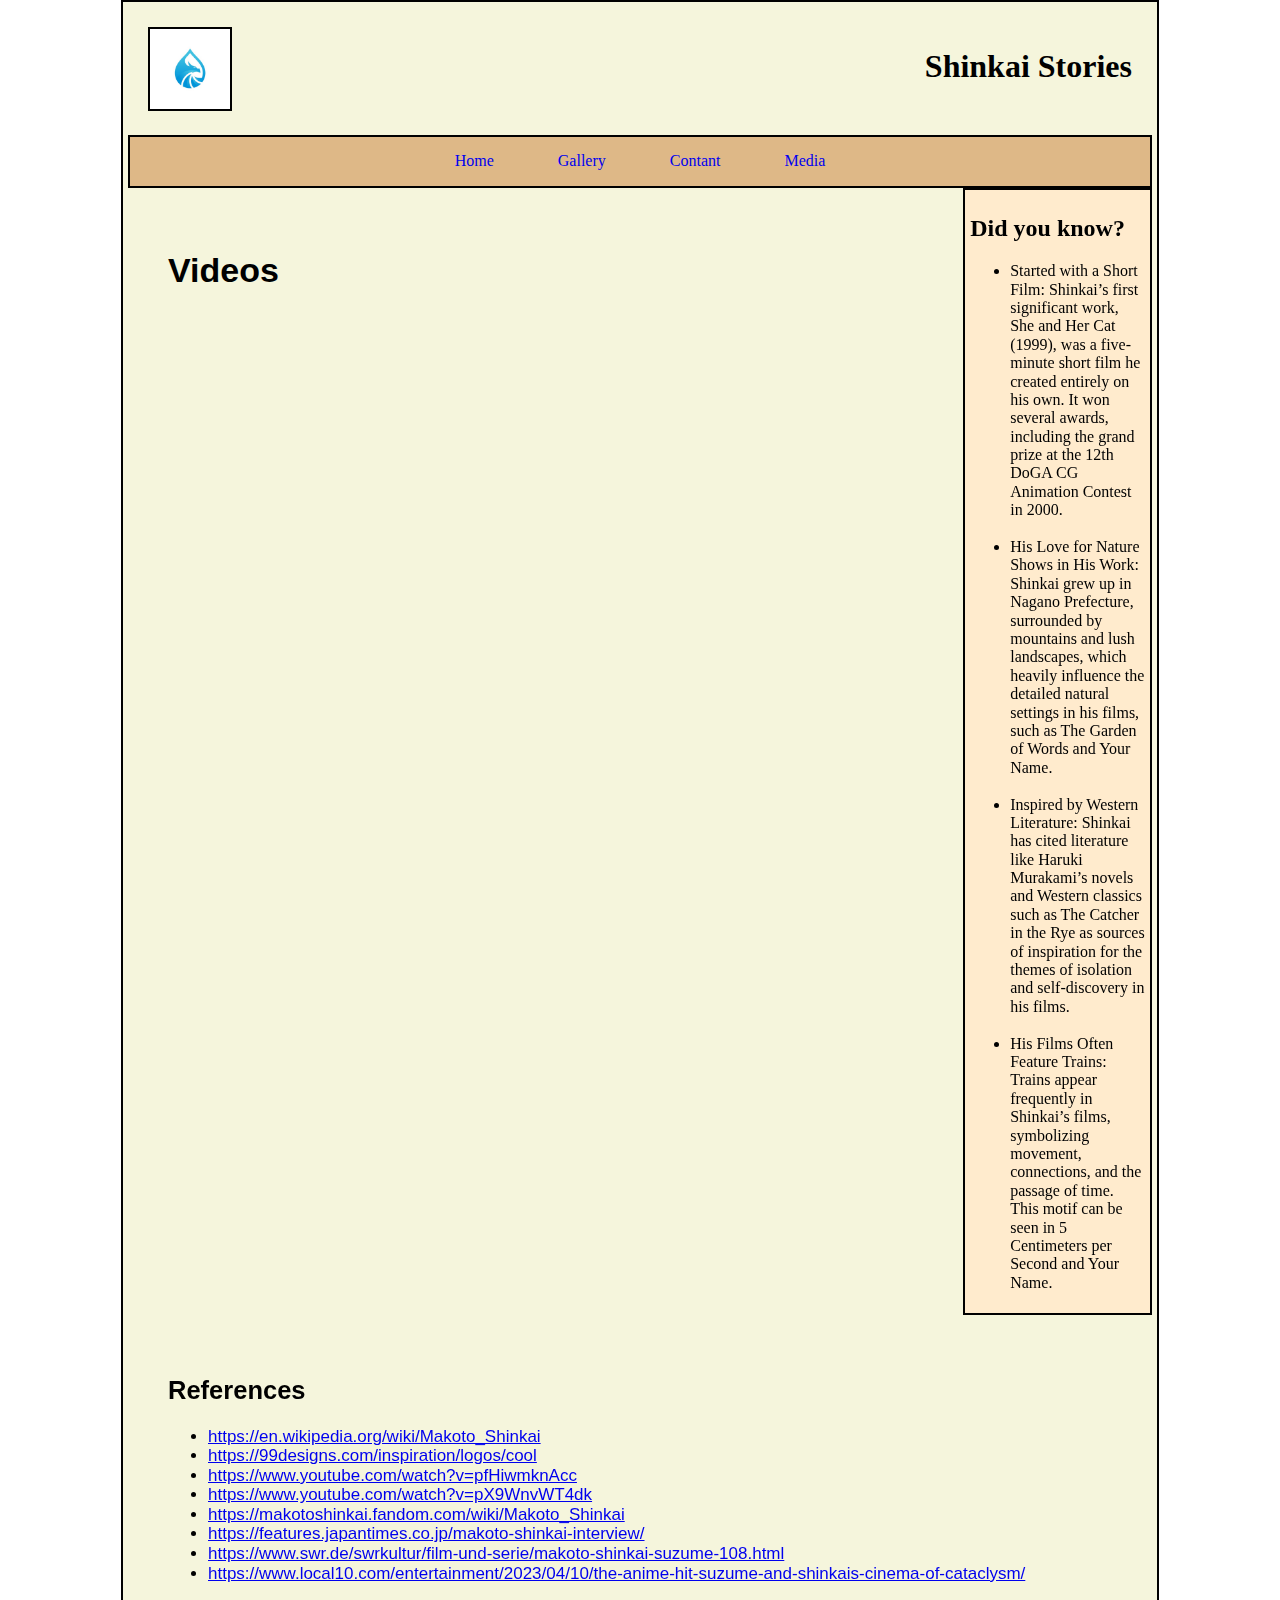
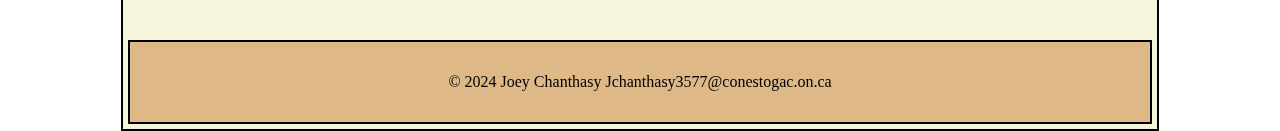
<file: media.html>
<!DOCTYPE html>
<html lang="en">

<head>
    <meta charset="UTF-8">
    <meta name="viewport" content="width=device-width, initial-scale=1.0">
    <title>Shinkai Stories</title>
    <link rel="stylesheet" href="CSS/main.css">
    <link rel="stylesheet" href="CSS/normalize.css">
</head>

<body>

    <section class="content">

        <header>
            <h1 style="float: right;">Shinkai Stories</h1>
            <img src="images/attachment_139992710.jfif" alt="Cool Logo"
                style="width: 80px; height: 80px; border: 2px solid black;">
        </header>

        <nav>
            <ul>

                <li>
                    <a href="index.html">Home</a>
                    <ul>
                        <li><a href="">Shinkai Works</li></a>
                        <li><a href="">Movies</li></a>
                        <li><a href="">Themes</li></a>
                        <li><a href="">Collaborations</li></a>
                    </ul>

                </li>
                <li>
                    <a href="gallery.html">Gallery</a>
                    <ul>
                        <li><a href="">Character Art</li></a>
                        <li><a href="">Movie Stills</li></a>
                        <li><a href="">Behind the Scenes</li></a>
                    </ul>

                </li>
                <li>
                    <a href="contact.html">Contant</a>
                    <ul>
                        <li><a href="">Feedback</li></a>
                        <li><a href="">Social Media</li></a>
                        <li><a href="">Collaborations</li></a>
                    </ul>

                </li>
                <li>
                    <a href="media.html">Media</a>
                    <ul>
                        <li><a href="">Soundtracks</li></a>
                        <li><a href="">Trailers</li></a>
                        <li><a href="">Interviews</li></a>
                    </ul>

                </li>
            </ul>
        </nav>

        <section class="grid">


            <main class="space">

                <h1>Videos</h1>


                <iframe width="560" height="315" src="https://www.youtube.com/embed/pfHiwmknAcc?si=Bnhsz2kze1vn4iKW"
                    title="YouTube video player" frameborder="0"
                    allow="accelerometer; autoplay; clipboard-write; encrypted-media; gyroscope; picture-in-picture; web-share"
                    referrerpolicy="strict-origin-when-cross-origin" allowfullscreen>
                </iframe>

                <iframe width="560" height="315" src="https://www.youtube.com/embed/pX9WnvWT4dk?si=jpeVuIx3v_5NnD7N"
                    title="YouTube video player" frameborder="0"
                    allow="accelerometer; autoplay; clipboard-write; encrypted-media; gyroscope; picture-in-picture; web-share"
                    referrerpolicy="strict-origin-when-cross-origin" allowfullscreen>
                </iframe>





            </main>

            <aside>
                <section class="list">

                    <h2>Did you know?</h2>
                    <ul>
                        <li>Started with a Short Film: Shinkai’s first significant work, She and Her Cat (1999), was a
                            five-minute short film he created entirely on his own. It won several awards, including the
                            grand prize at the 12th DoGA CG Animation Contest in 2000. </li>
                        <br>
                        <li>His Love for Nature Shows in His Work: Shinkai grew up in Nagano Prefecture, surrounded by
                            mountains and lush landscapes, which heavily influence the detailed natural settings in his
                            films, such as The Garden of Words and Your Name.</li>
                        <br>
                        <li>Inspired by Western Literature: Shinkai has cited literature like Haruki Murakami’s novels
                            and Western classics such as The Catcher in the Rye as sources of inspiration for the themes
                            of isolation and self-discovery in his films.</li>
                        <br>
                        <li>His Films Often Feature Trains: Trains appear frequently in Shinkai’s films, symbolizing
                            movement, connections, and the passage of time. This motif can be seen in 5 Centimeters per
                            Second and Your Name.
                        </li>
                    </ul>

                </section>
            </aside>

        </section>

        <main>

            <section class="space">

                <h2>References</h2>

                <ul>
                    <li><a href="https://en.wikipedia.org/wiki/Makoto_Shinkai">https://en.wikipedia.org/wiki/Makoto_Shinkai</a></li>
                    <li><a href="https://99designs.com/inspiration/logos/cool">https://99designs.com/inspiration/logos/cool</a></li>
                    <li><a href="https://www.youtube.com/watch?v=pfHiwmknAcc">https://www.youtube.com/watch?v=pfHiwmknAcc</a></li>
                    <li><a href="https://www.youtube.com/watch?v=pX9WnvWT4dk">https://www.youtube.com/watch?v=pX9WnvWT4dk</a></li>
                    <li><a href="https://makotoshinkai.fandom.com/wiki/Makoto_Shinkai">https://makotoshinkai.fandom.com/wiki/Makoto_Shinkai</a></li>
                    <li><a href="https://features.japantimes.co.jp/makoto-shinkai-interview/">https://features.japantimes.co.jp/makoto-shinkai-interview/</a></li>
                    <li><a href="https://www.swr.de/swrkultur/film-und-serie/makoto-shinkai-suzume-108.html">https://www.swr.de/swrkultur/film-und-serie/makoto-shinkai-suzume-108.html</a></li>
                    <li><a href="https://www.local10.com/entertainment/2023/04/10/the-anime-hit-suzume-and-shinkais-cinema-of-cataclysm/">https://www.local10.com/entertainment/2023/04/10/the-anime-hit-suzume-and-shinkais-cinema-of-cataclysm/</a></li>
                    
                </ul>

            </section>

        </main>


        <footer>
            <p>
                &copy; 2024 Joey Chanthasy Jchanthasy3577@conestogac.on.ca
            </p>
        </footer>

    </section>


</body>

</html>
</file>
<file: CSS/main.css>
.content {
    max-width: 1300px;
    margin: auto;
    width: 80%;
    border: 2px solid black;
    padding: 5px;
    background-color: beige;
}

aside {
    flex-basis: 20%;
}

main img {
    width: 60%;
    border: 2px solid black;
}

.grid {
    display: flex;
}

.list {
    border: 2px solid black;
    padding: 5px;
    font-family: Georgia;
    background-color: blanchedalmond;
}

.text {
    font-style: italic;
    color: blue;
    font-weight: bold;
    text-decoration: none;
}

.container {
    position: relative;
    text-align: center;
    color: white;
}

.bottom-right {
    position: absolute;
    bottom: 8px;
    right: 330px
}

header {
    padding: 20px;
}

h1 {
    font-size: 2em;
}

form {
    border-width: 5px dashed #ccc;
    padding: 5px;
}

textarea {
    width: 50%;
    display: block;
}

fieldset {
    border: none;
}

select,
option,
label,
legend,
input[type=submit] {
    font-size: 1.5rem;
    font-weight: bold;
    font-variant: small-caps;
}

input[type="radio"],
input[type="checkbox"] {
    height: 2em;
    width: 2em;
}

select,
option,
input[type="text"],
input[type="email"] {
    width: 50%;
    display: block;
    height: 2em;
}

.grid2 {
    display: flex;
    flex-direction: row;
    flex-wrap: nowrap;
    justify-content: space-between;
    align-items: stretch;
    background-color: beige;
}

.grid3 {
    display: grid;
    grid-template-columns: repeat(3, 1fr);
    gap: 10px;
    max-width: 100%;

}

.text2 {
    border: 1px solid black;
    padding: 10px;
    text-align: center;
}

table,
th,
td {
    border: 2px solid red;
    border-collapse: collapse;
}

table {
    width: 88%;
    margin: auto;
    text-align: center;
}

table caption {
    text-align: left;
    font-size: 1em;
    font-weight: bolder;
}

table h1 {
    text-align: center;
}

nav ul {
    list-style-type: none;
    padding: 0;
    margin: 0;
}

nav>ul>li {
    display: inline-block;
    position: relative;
}

nav ul li ul {
    width: 200px;
    position: absolute;
    z-index: 999;
    text-align: left;
    background-color: #890417;
    box-shadow: 0 0 5px #800d29;
}

nav ul li ul li a {
    color: white;
    padding: 10px;
    display: block;
}

nav ul li ul li:hover a:hover {
    color: #890417;
    background-color: #f7e7d9;
}

nav ul li ul {
    display: none;
}

nav ul li:hover ul {
    display: block;
}

.grid-title {
    text-align: center; 
    margin: 20px 0; 
}

.grid-title h1 {
    font-size: 2.5em;   
    color: black; 
}

main div img{
    clip-path: polygon(50% 0%, 100% 38%, 82% 100%, 18% 100%, 0% 38%);
}
</file>
